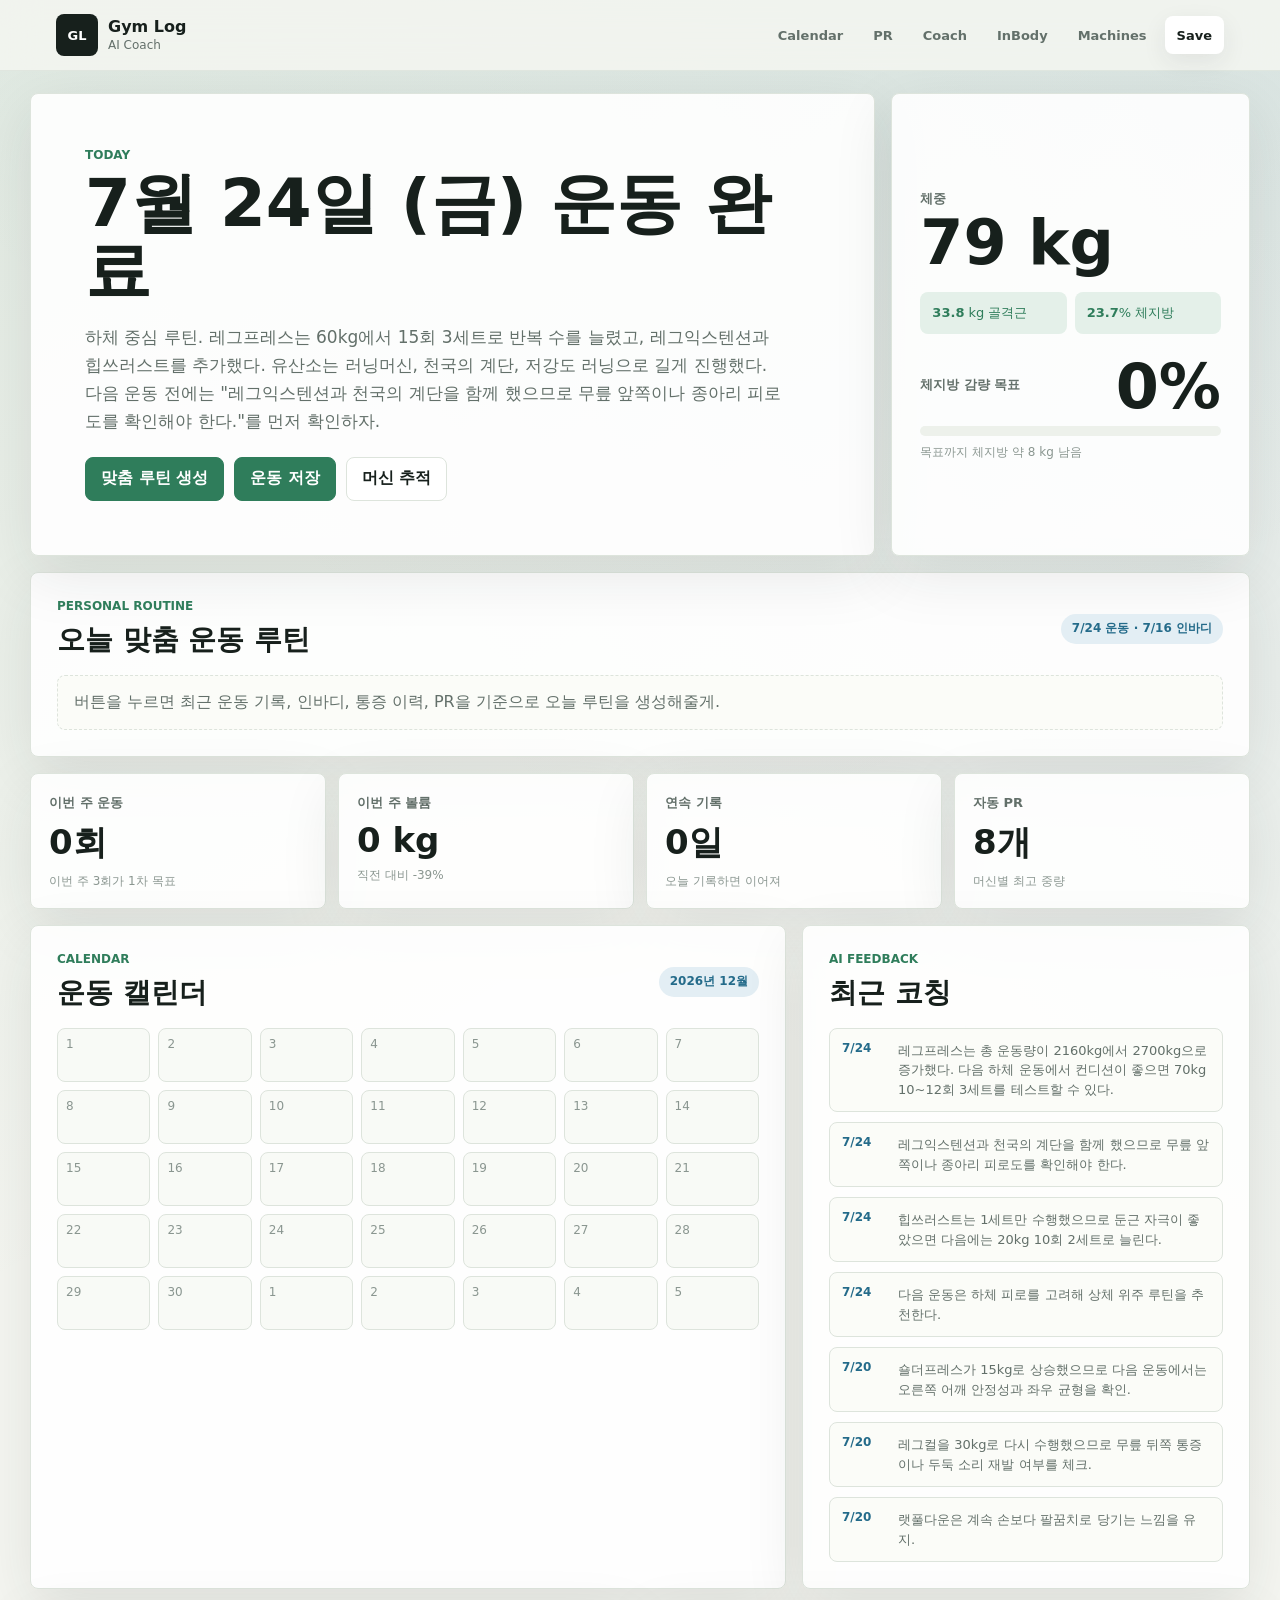
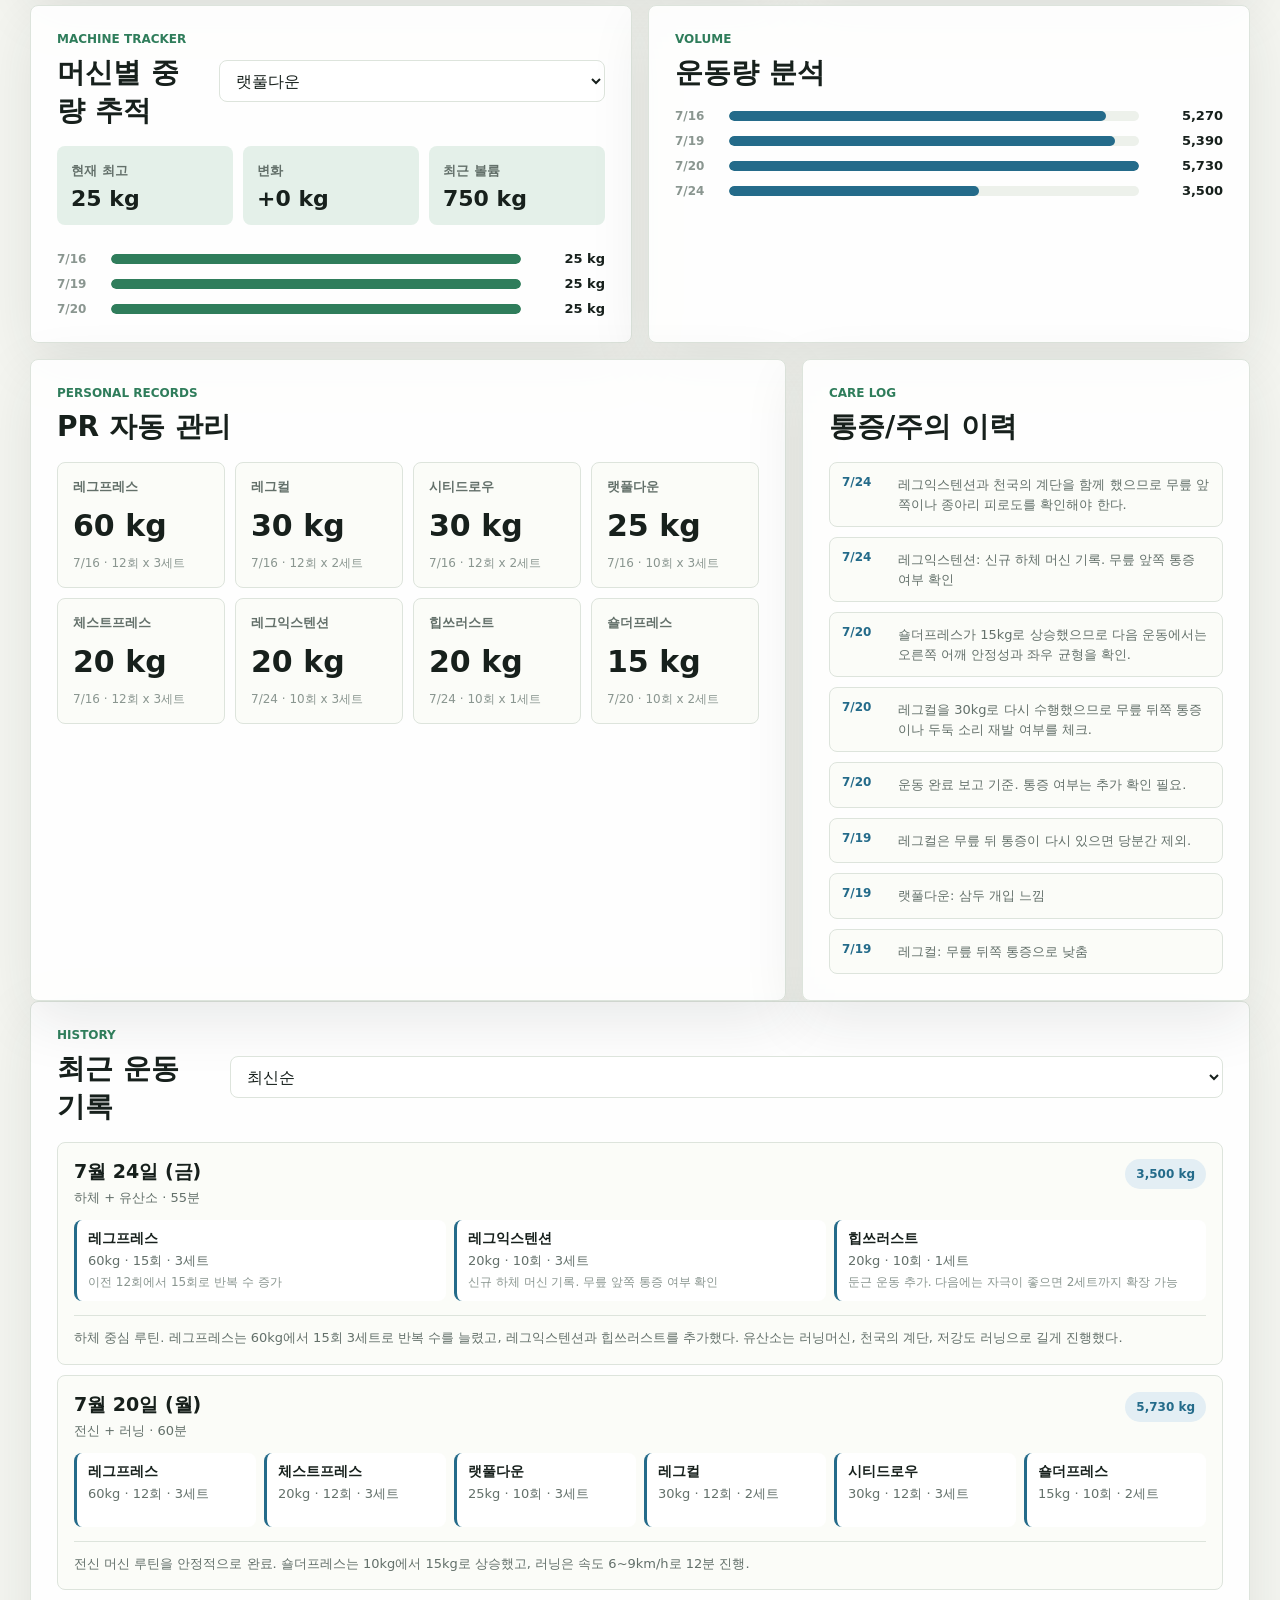
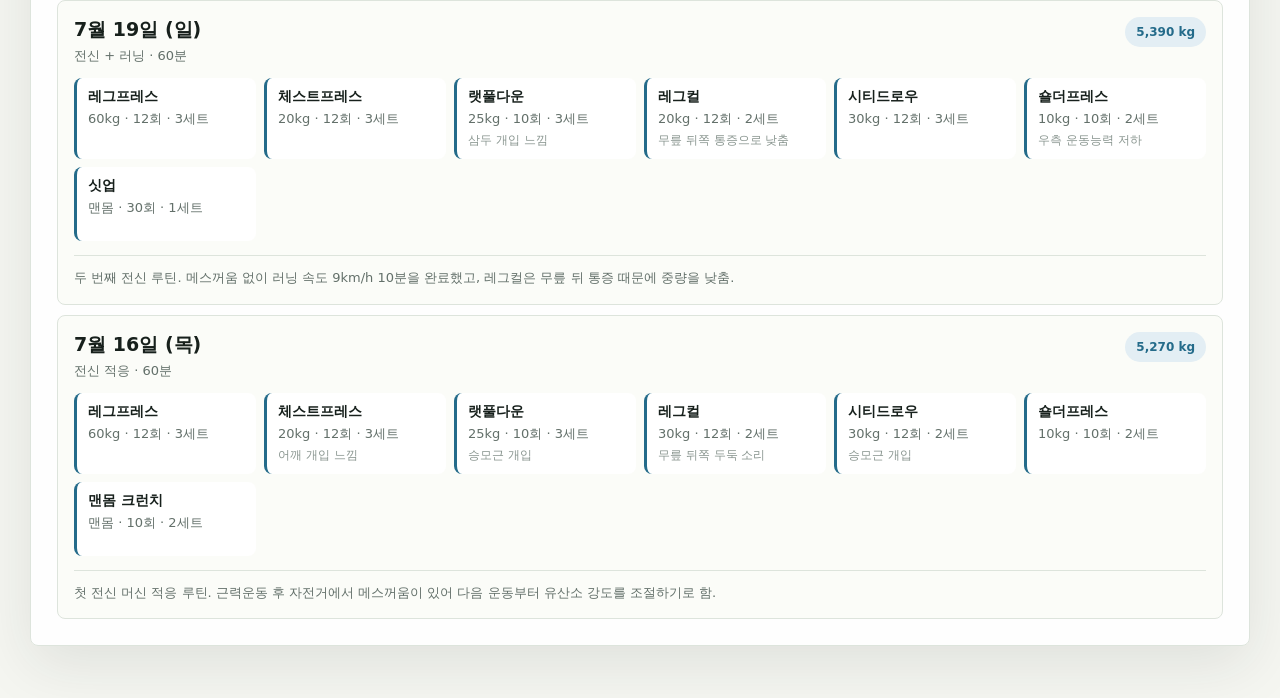
<file: index.html>
<!doctype html>
<html lang="ko">
  <head>
    <meta charset="utf-8">
    <meta name="viewport" content="width=device-width, initial-scale=1">
    <title>Gym Log</title>
    <meta name="description" content="Personal workout dashboard and AI coaching history.">
    <link rel="stylesheet" href="./styles.css">
  </head>
  <body>
    <header class="topbar">
      <a class="brand" href="./index.html" aria-label="Gym Log home">
        <span class="brand-mark">GL</span>
        <span>
          <strong>Gym Log</strong>
          <small>AI Coach</small>
        </span>
      </a>
      <nav class="nav-actions" aria-label="주요 메뉴">
        <a href="#calendar">Calendar</a>
        <a href="#records">PR</a>
        <a href="#coach">Coach</a>
        <a href="./body.html">InBody</a>
        <a href="./machines.html">Machines</a>
        <a class="save-link" href="./save.html">Save</a>
      </nav>
    </header>

    <main>
      <section class="hero">
        <div class="hero-copy">
          <p class="eyebrow">Today</p>
          <h1 id="heroTitle">운동 기록을 정리하는 중</h1>
          <p id="heroText">최근 운동, 통증 이력, PR, 목표 달성률을 한 화면에서 볼 수 있게 준비하고 있어.</p>
          <div class="hero-actions">
            <button class="primary-button" id="generateRoutine" type="button">맞춤 루틴 생성</button>
            <a class="primary-button" href="./save.html">운동 저장</a>
            <a class="secondary-button" href="#tracker">머신 추적</a>
          </div>
        </div>

        <aside class="readiness-panel" aria-label="현재 상태">
          <div>
            <span class="label">체중</span>
            <strong id="currentWeight">79.0 kg</strong>
          </div>
          <div class="readiness-grid">
            <span><b id="muscleMass">33.8</b> kg 골격근</span>
            <span><b id="bodyFat">23.7</b>% 체지방</span>
          </div>
          <div class="progress-wrap">
            <div class="progress-label">
              <span>체지방 감량 목표</span>
              <strong id="goalPercent">0%</strong>
            </div>
            <div class="progress-track"><span id="goalBar"></span></div>
            <small id="goalText">인바디가 추가되면 진행률이 자동 계산돼.</small>
          </div>
        </aside>
      </section>

      <section class="panel routine-panel" id="routine">
        <div class="panel-heading">
          <div>
            <p class="eyebrow">Personal Routine</p>
            <h2>오늘 맞춤 운동 루틴</h2>
          </div>
          <span class="chip" id="routineBasis">기록 기반</span>
        </div>
        <div id="routineOutput" class="routine-output">
          <p class="empty">버튼을 누르면 최근 운동 기록, 인바디, 통증 이력, PR을 기준으로 오늘 루틴을 생성해줄게.</p>
        </div>
      </section>

      <section class="metrics" aria-label="운동 요약">
        <article>
          <span>이번 주 운동</span>
          <strong id="weekCount">0회</strong>
          <small id="weekHint">주간 루틴을 기다리는 중</small>
        </article>
        <article>
          <span>이번 주 볼륨</span>
          <strong id="weekVolume">0 kg</strong>
          <small id="volumeHint">중량 운동 기준</small>
        </article>
        <article>
          <span>연속 기록</span>
          <strong id="streak">0일</strong>
          <small>오늘 기록하면 이어져</small>
        </article>
        <article>
          <span>자동 PR</span>
          <strong id="recordCount">0개</strong>
          <small>머신별 최고 중량</small>
        </article>
      </section>

      <section class="dashboard-grid">
        <section class="panel calendar-panel" id="calendar">
          <div class="panel-heading">
            <div>
              <p class="eyebrow">Calendar</p>
              <h2>운동 캘린더</h2>
            </div>
            <span class="chip" id="monthLabel">이번 달</span>
          </div>
          <div id="calendarGrid" class="calendar-grid" aria-label="최근 운동 캘린더"></div>
        </section>

        <section class="panel" id="coach">
          <div class="panel-heading">
            <div>
              <p class="eyebrow">AI Feedback</p>
              <h2>최근 코칭</h2>
            </div>
          </div>
          <div id="coachNotes" class="timeline"></div>
        </section>
      </section>

      <section class="analysis-grid">
        <section class="panel" id="tracker">
          <div class="panel-heading">
            <div>
              <p class="eyebrow">Machine Tracker</p>
              <h2>머신별 중량 추적</h2>
            </div>
            <select id="exerciseSelect" aria-label="운동 선택"></select>
          </div>
          <div id="exerciseTrend" class="trend"></div>
        </section>

        <section class="panel">
          <div class="panel-heading">
            <div>
              <p class="eyebrow">Volume</p>
              <h2>운동량 분석</h2>
            </div>
          </div>
          <div id="volumeChart" class="bar-chart"></div>
        </section>
      </section>

      <section class="dashboard-grid lower-grid">
        <section class="panel" id="records">
          <div class="panel-heading">
            <div>
              <p class="eyebrow">Personal Records</p>
              <h2>PR 자동 관리</h2>
            </div>
          </div>
          <div id="recordsList" class="record-grid"></div>
        </section>

        <section class="panel">
          <div class="panel-heading">
            <div>
              <p class="eyebrow">Care Log</p>
              <h2>통증/주의 이력</h2>
            </div>
          </div>
          <div id="painHistory" class="care-list"></div>
        </section>
      </section>

      <section class="panel">
        <div class="panel-heading">
          <div>
            <p class="eyebrow">History</p>
            <h2>최근 운동 기록</h2>
          </div>
          <select id="sortSelect" aria-label="운동 기록 정렬">
            <option value="desc">최신순</option>
            <option value="asc">오래된순</option>
          </select>
        </div>
        <div id="workoutList" class="workout-list"></div>
      </section>
    </main>

    <script src="./app.js?v=20260723-load-state"></script>
  </body>
</html>
</file>
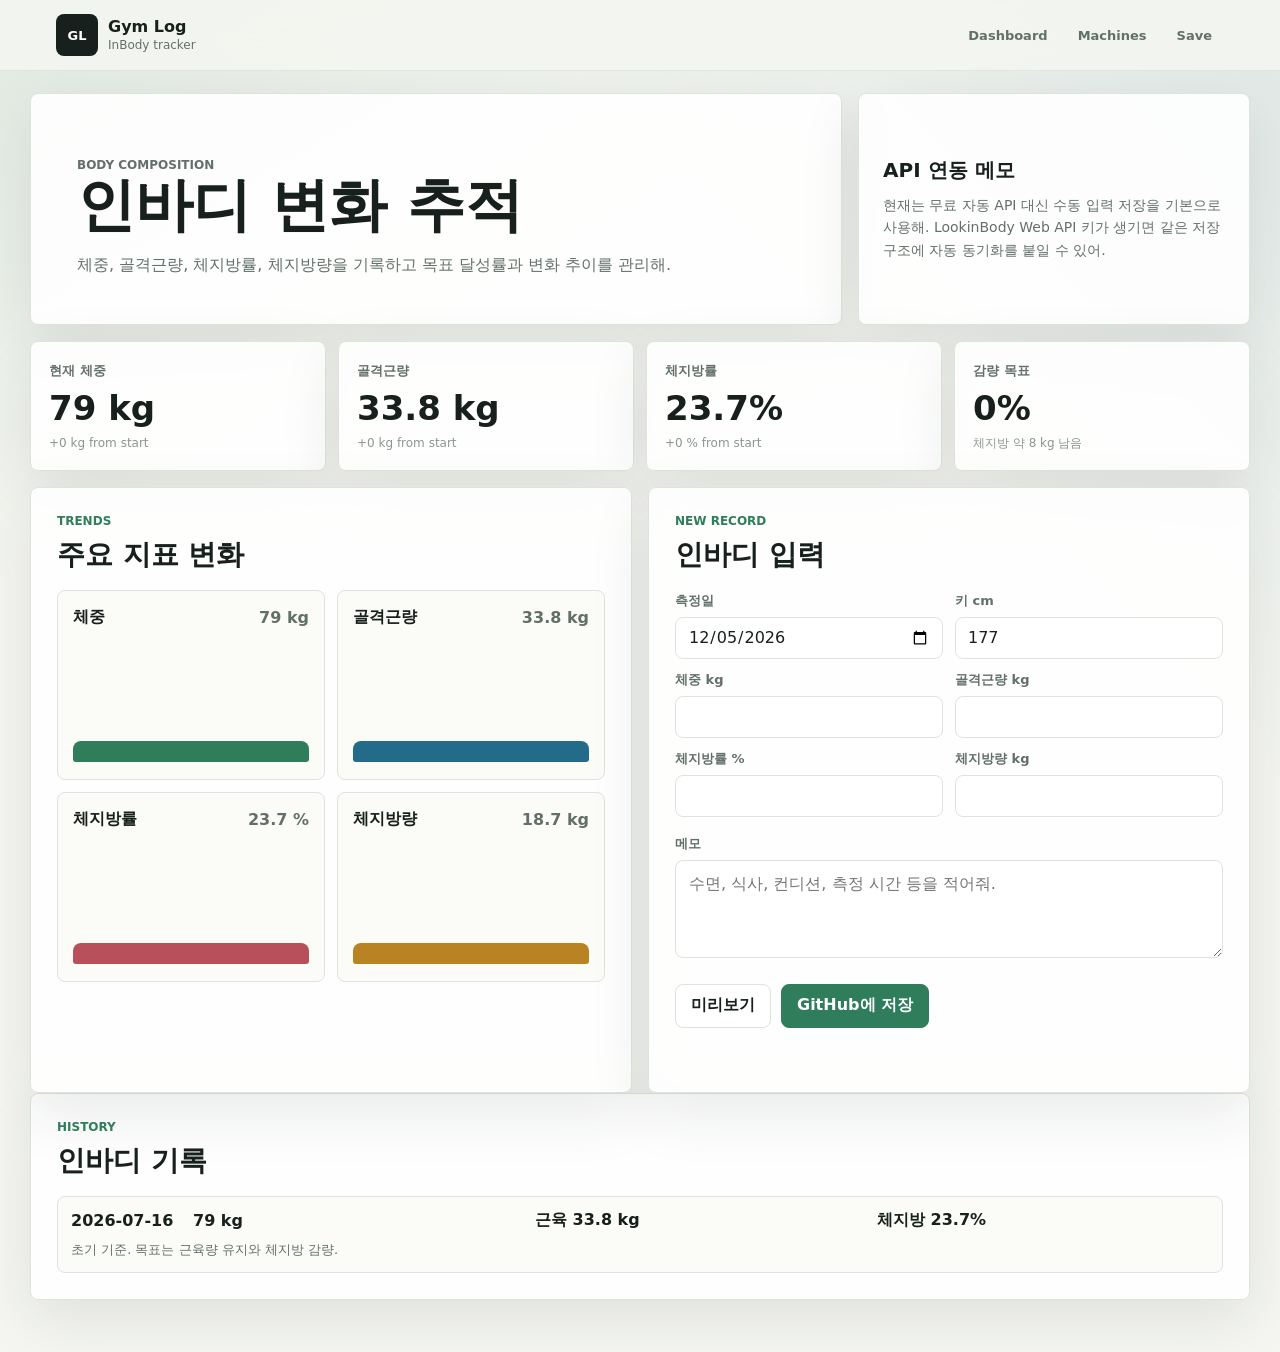
<file: body.html>
<!doctype html>
<html lang="ko">
  <head>
    <meta charset="utf-8">
    <meta name="viewport" content="width=device-width, initial-scale=1">
    <title>InBody Tracker · Gym Log</title>
    <meta name="description" content="Track InBody measurements and body composition changes.">
    <link rel="stylesheet" href="./styles.css">
  </head>
  <body>
    <header class="topbar">
      <a class="brand" href="./index.html" aria-label="Gym Log home">
        <span class="brand-mark">GL</span>
        <span>
          <strong>Gym Log</strong>
          <small>InBody tracker</small>
        </span>
      </a>
      <nav class="nav-actions" aria-label="주요 메뉴">
        <a href="./index.html">Dashboard</a>
        <a href="./machines.html">Machines</a>
        <a href="./save.html">Save</a>
      </nav>
    </header>

    <main>
      <section class="page-hero">
        <div>
          <p class="eyebrow">Body Composition</p>
          <h1>인바디 변화 추적</h1>
          <p>체중, 골격근량, 체지방률, 체지방량을 기록하고 목표 달성률과 변화 추이를 관리해.</p>
        </div>
        <aside class="api-note">
          <strong>API 연동 메모</strong>
          <p>현재는 무료 자동 API 대신 수동 입력 저장을 기본으로 사용해. LookinBody Web API 키가 생기면 같은 저장 구조에 자동 동기화를 붙일 수 있어.</p>
        </aside>
      </section>

      <section class="metrics body-metrics" aria-label="인바디 요약">
        <article>
          <span>현재 체중</span>
          <strong id="latestWeight">-</strong>
          <small id="weightDelta">기록 대기</small>
        </article>
        <article>
          <span>골격근량</span>
          <strong id="latestMuscle">-</strong>
          <small id="muscleDelta">기록 대기</small>
        </article>
        <article>
          <span>체지방률</span>
          <strong id="latestFatPercent">-</strong>
          <small id="fatDelta">기록 대기</small>
        </article>
        <article>
          <span>감량 목표</span>
          <strong id="bodyGoalPercent">0%</strong>
          <small id="bodyGoalText">목표 계산 중</small>
        </article>
      </section>

      <section class="analysis-grid">
        <section class="panel">
          <div class="panel-heading">
            <div>
              <p class="eyebrow">Trends</p>
              <h2>주요 지표 변화</h2>
            </div>
          </div>
          <div id="bodyCharts" class="body-charts"></div>
        </section>

        <section class="panel">
          <div class="panel-heading">
            <div>
              <p class="eyebrow">New Record</p>
              <h2>인바디 입력</h2>
            </div>
          </div>
          <form id="bodyForm" class="body-form">
            <div class="form-grid">
              <div class="field">
                <label for="date">측정일</label>
                <input id="date" name="date" type="date" required>
              </div>
              <div class="field">
                <label for="heightCm">키 cm</label>
                <input id="heightCm" name="heightCm" type="number" step="0.1" value="177">
              </div>
              <div class="field">
                <label for="weightKg">체중 kg</label>
                <input id="weightKg" name="weightKg" type="number" step="0.1" required>
              </div>
              <div class="field">
                <label for="skeletalMuscleKg">골격근량 kg</label>
                <input id="skeletalMuscleKg" name="skeletalMuscleKg" type="number" step="0.1" required>
              </div>
              <div class="field">
                <label for="bodyFatPercent">체지방률 %</label>
                <input id="bodyFatPercent" name="bodyFatPercent" type="number" step="0.1" required>
              </div>
              <div class="field">
                <label for="bodyFatMassKg">체지방량 kg</label>
                <input id="bodyFatMassKg" name="bodyFatMassKg" type="number" step="0.1">
              </div>
            </div>
            <div class="field">
              <label for="notes">메모</label>
              <textarea id="notes" name="notes" placeholder="수면, 식사, 컨디션, 측정 시간 등을 적어줘."></textarea>
            </div>
            <div class="actions">
              <button class="secondary-button" id="fillFromForm" type="button">미리보기</button>
              <button class="primary-button" type="submit">GitHub에 저장</button>
            </div>
            <p class="status" id="bodySaveStatus"></p>
          </form>
        </section>
      </section>

      <section class="panel">
        <div class="panel-heading">
          <div>
            <p class="eyebrow">History</p>
            <h2>인바디 기록</h2>
          </div>
        </div>
        <div id="bodyHistory" class="body-history"></div>
      </section>
    </main>

    <script src="./body.js"></script>
  </body>
</html>
</file>
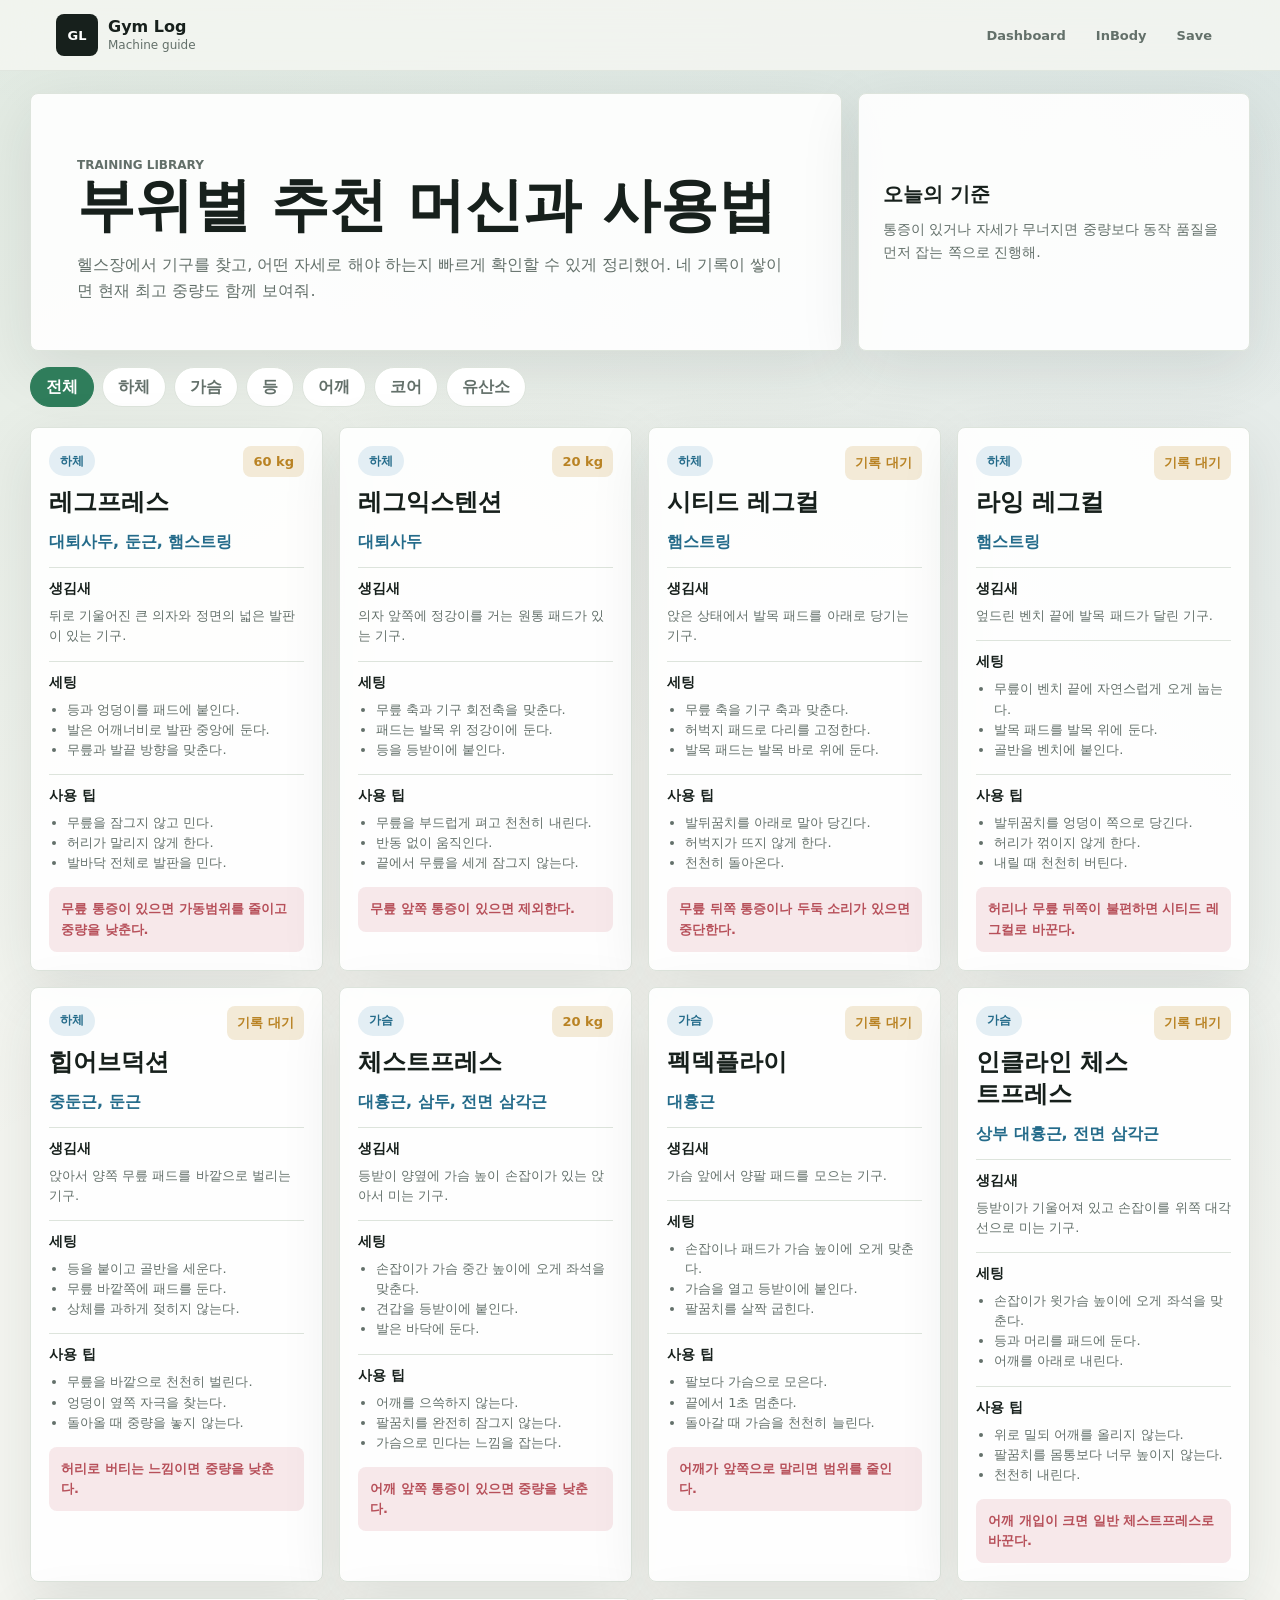
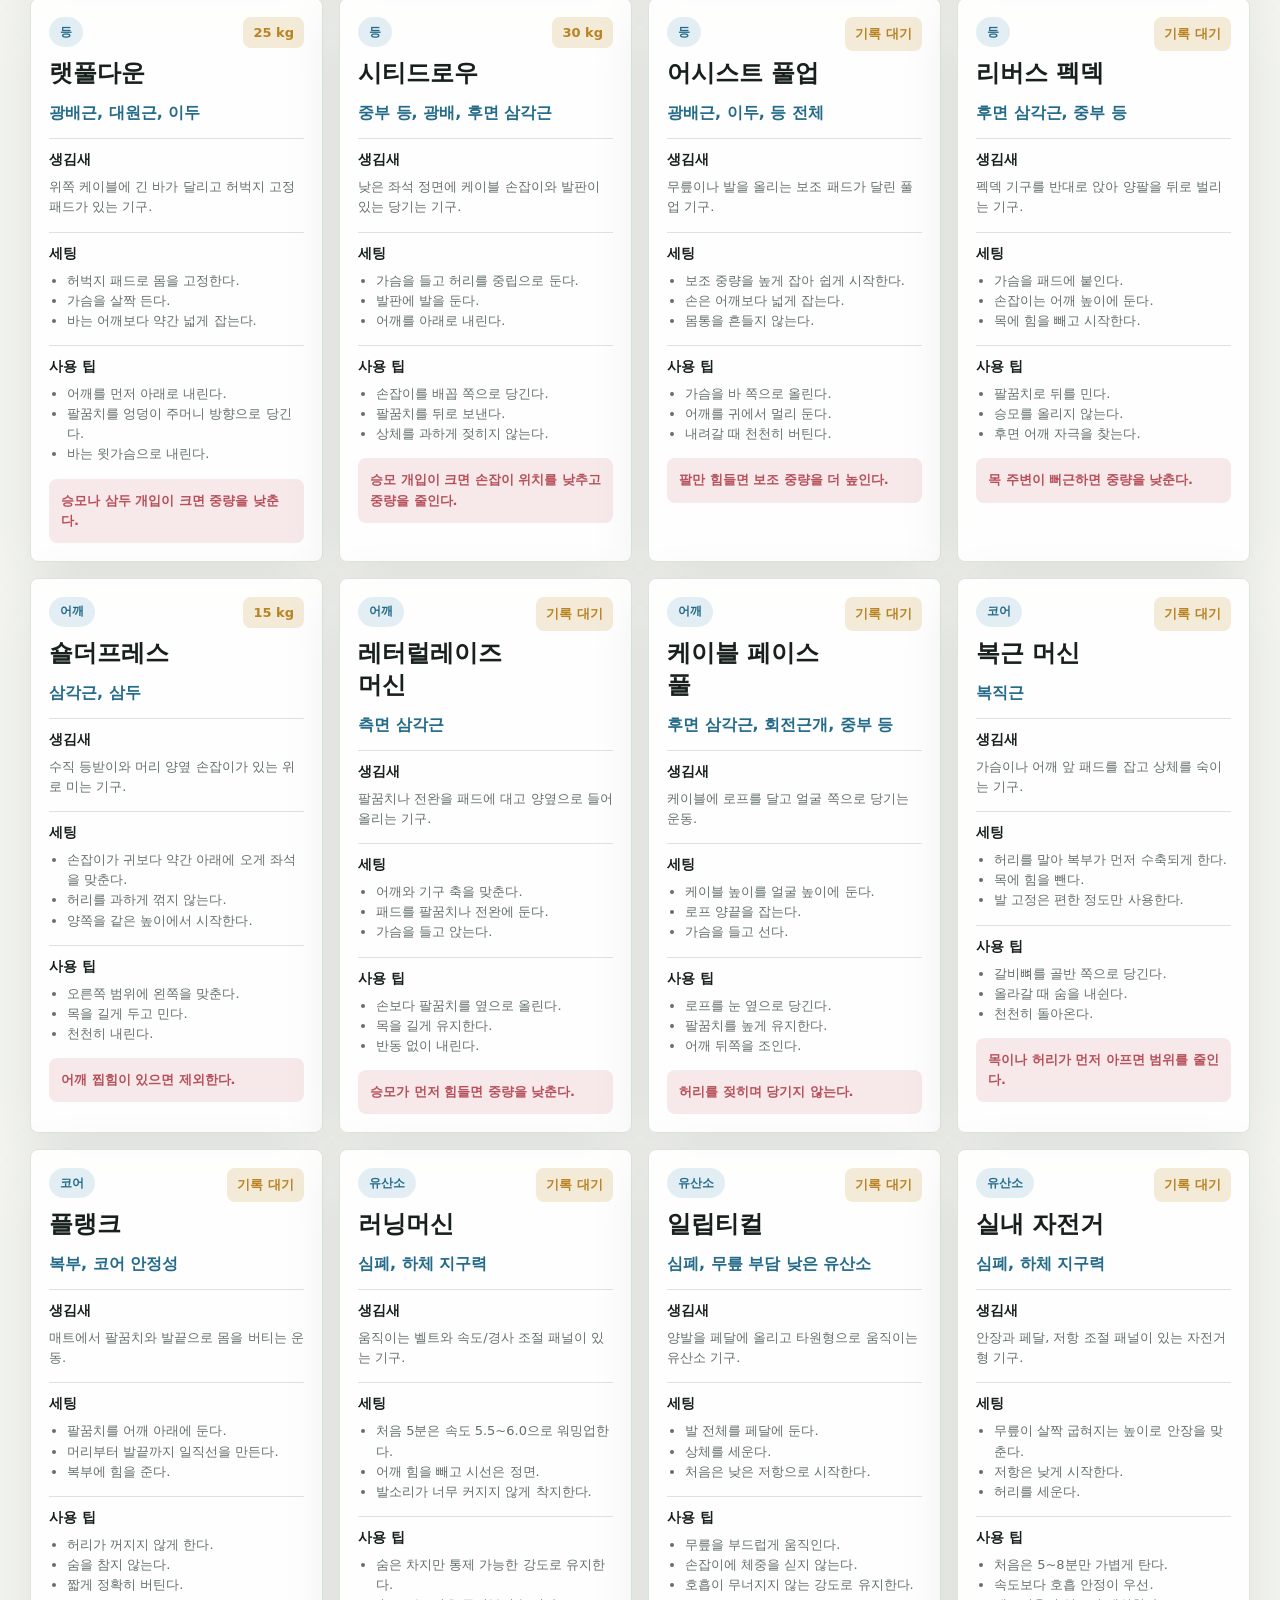
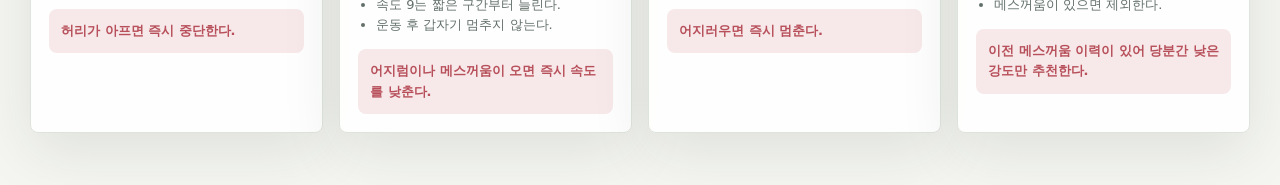
<file: machines.html>
<!doctype html>
<html lang="ko">
  <head>
    <meta charset="utf-8">
    <meta name="viewport" content="width=device-width, initial-scale=1">
    <title>Machine Guide · Gym Log</title>
    <meta name="description" content="Exercise machine guide by body part.">
    <link rel="stylesheet" href="./styles.css">
  </head>
  <body>
    <header class="topbar">
      <a class="brand" href="./index.html" aria-label="Gym Log home">
        <span class="brand-mark">GL</span>
        <span>
          <strong>Gym Log</strong>
          <small>Machine guide</small>
        </span>
      </a>
      <nav class="nav-actions" aria-label="주요 메뉴">
        <a href="./index.html">Dashboard</a>
        <a href="./body.html">InBody</a>
        <a href="./save.html">Save</a>
      </nav>
    </header>

    <main>
      <section class="page-hero">
        <div>
          <p class="eyebrow">Training Library</p>
          <h1>부위별 추천 머신과 사용법</h1>
          <p>헬스장에서 기구를 찾고, 어떤 자세로 해야 하는지 빠르게 확인할 수 있게 정리했어. 네 기록이 쌓이면 현재 최고 중량도 함께 보여줘.</p>
        </div>
        <aside class="api-note">
          <strong>오늘의 기준</strong>
          <p>통증이 있거나 자세가 무너지면 중량보다 동작 품질을 먼저 잡는 쪽으로 진행해.</p>
        </aside>
      </section>

      <section class="filter-tabs" aria-label="부위 선택">
        <button type="button" class="active" data-filter="all">전체</button>
        <button type="button" data-filter="legs">하체</button>
        <button type="button" data-filter="chest">가슴</button>
        <button type="button" data-filter="back">등</button>
        <button type="button" data-filter="shoulders">어깨</button>
        <button type="button" data-filter="core">코어</button>
        <button type="button" data-filter="cardio">유산소</button>
      </section>

      <section id="machineGrid" class="machine-grid" aria-label="머신 목록"></section>
    </main>

    <script src="./machines.js?v=20260721-machine-db"></script>
  </body>
</html>
</file>
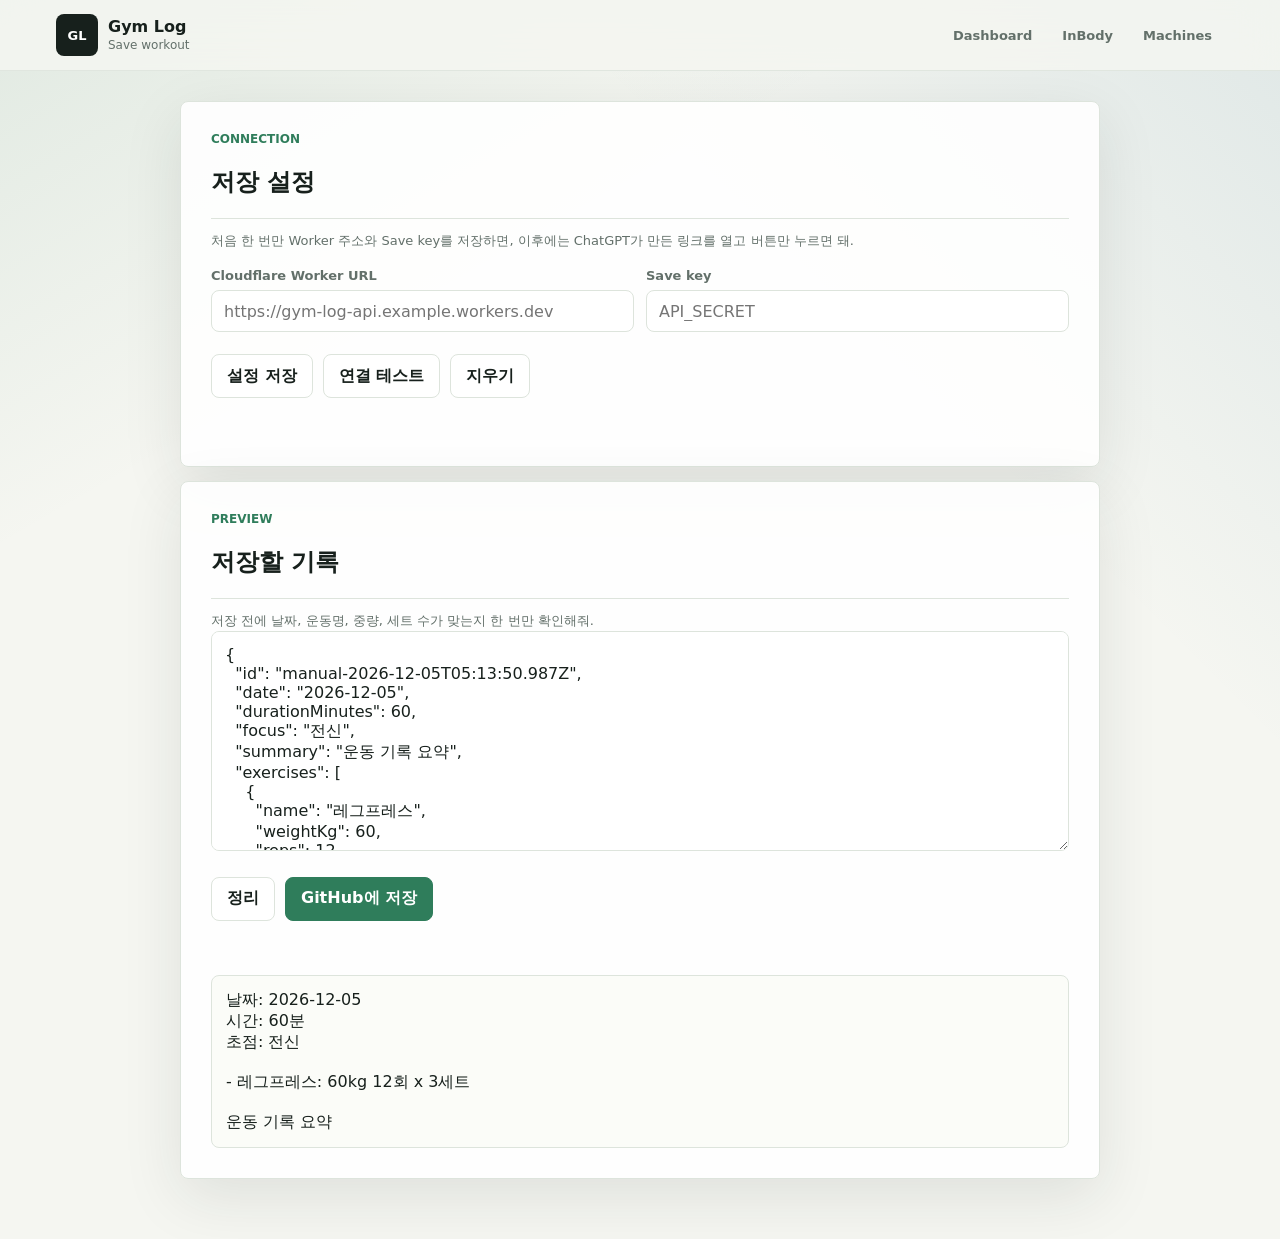
<file: save.html>
<!doctype html>
<html lang="ko">
  <head>
    <meta charset="utf-8">
    <meta name="viewport" content="width=device-width, initial-scale=1">
    <title>Save Workout · Gym Log</title>
    <meta name="description" content="Review and save a workout record to Gym Log.">
    <link rel="stylesheet" href="./styles.css">
  </head>
  <body>
    <header class="topbar">
      <a class="brand" href="./index.html" aria-label="Gym Log home">
        <span class="brand-mark">GL</span>
        <span>
          <strong>Gym Log</strong>
          <small>Save workout</small>
        </span>
      </a>
      <nav class="nav-actions" aria-label="주요 메뉴">
        <a href="./index.html">Dashboard</a>
        <a href="./body.html">InBody</a>
        <a href="./machines.html">Machines</a>
      </nav>
    </header>

    <main class="save-shell">
      <section class="save-card">
        <p class="eyebrow">Connection</p>
        <h1>저장 설정</h1>
        <p class="summary">처음 한 번만 Worker 주소와 Save key를 저장하면, 이후에는 ChatGPT가 만든 링크를 열고 버튼만 누르면 돼.</p>
        <div class="form-grid">
          <div class="field">
            <label for="workerUrl">Cloudflare Worker URL</label>
            <input id="workerUrl" placeholder="https://gym-log-api.example.workers.dev">
          </div>
          <div class="field">
            <label for="apiSecret">Save key</label>
            <input id="apiSecret" type="password" placeholder="API_SECRET">
          </div>
        </div>
        <div class="actions">
          <button class="secondary-button" id="saveSettings" type="button">설정 저장</button>
          <button class="secondary-button" id="testConnection" type="button">연결 테스트</button>
          <button class="secondary-button" id="clearSettings" type="button">지우기</button>
        </div>
        <p class="status" id="settingsStatus"></p>
      </section>

      <section class="save-card">
        <p class="eyebrow">Preview</p>
        <h2>저장할 기록</h2>
        <p class="summary">저장 전에 날짜, 운동명, 중량, 세트 수가 맞는지 한 번만 확인해줘.</p>
        <textarea id="payloadInput" spellcheck="false"></textarea>
        <div class="actions">
          <button class="secondary-button" id="formatPayload" type="button">정리</button>
          <button class="primary-button" id="saveWorkout" type="button">GitHub에 저장</button>
        </div>
        <p class="status" id="saveStatus"></p>
        <div class="preview" id="preview"></div>
      </section>
    </main>

    <script src="./save.js"></script>
  </body>
</html>
</file>
<file: styles.css>
:root {
  color-scheme: light;
  --ink: #17201c;
  --muted: #63706a;
  --quiet: #8a9690;
  --paper: #f5f6f1;
  --panel: #ffffff;
  --line: #dde4dc;
  --green: #2f7d5b;
  --green-soft: #e4f0e9;
  --blue: #246b8a;
  --blue-soft: #e3eef4;
  --gold: #b98324;
  --gold-soft: #f3ead7;
  --rose: #b7505a;
  --rose-soft: #f7e8ea;
  --shadow: 0 18px 60px rgba(32, 43, 37, 0.10);
}

* {
  box-sizing: border-box;
}

html {
  scroll-behavior: smooth;
}

body {
  margin: 0;
  min-height: 100vh;
  background:
    linear-gradient(150deg, rgba(47, 125, 91, 0.10), transparent 28%),
    linear-gradient(225deg, rgba(36, 107, 138, 0.10), transparent 30%),
    var(--paper);
  color: var(--ink);
  font-family: Inter, Pretendard, "Segoe UI", system-ui, -apple-system, sans-serif;
}

a {
  color: inherit;
}

button,
input,
textarea,
select {
  font: inherit;
}

.topbar {
  position: sticky;
  top: 0;
  z-index: 10;
  display: flex;
  align-items: center;
  justify-content: space-between;
  gap: 18px;
  padding: 14px clamp(16px, 5vw, 56px);
  border-bottom: 1px solid rgba(221, 228, 220, 0.86);
  background: rgba(245, 246, 241, 0.84);
  backdrop-filter: blur(18px);
}

.brand {
  display: inline-flex;
  align-items: center;
  gap: 10px;
  text-decoration: none;
}

.brand-mark {
  display: grid;
  place-items: center;
  width: 42px;
  height: 42px;
  border-radius: 8px;
  background: var(--ink);
  color: #ffffff;
  font-size: 13px;
  font-weight: 900;
}

.brand strong,
.brand small {
  display: block;
}

.brand strong {
  line-height: 1.1;
}

.brand small {
  margin-top: 2px;
  color: var(--muted);
  font-size: 12px;
}

.nav-actions {
  display: flex;
  align-items: center;
  gap: 6px;
}

.nav-actions a {
  min-height: 38px;
  display: inline-flex;
  align-items: center;
  padding: 0 12px;
  border-radius: 8px;
  color: var(--muted);
  font-size: 13px;
  font-weight: 800;
  text-decoration: none;
}

.nav-actions a:hover,
.nav-actions .save-link {
  background: #ffffff;
  color: var(--ink);
  box-shadow: 0 8px 25px rgba(32, 43, 37, 0.08);
}

main {
  width: min(1220px, calc(100% - 32px));
  margin: 22px auto 52px;
}

.hero {
  display: grid;
  grid-template-columns: minmax(0, 1.65fr) minmax(310px, 0.7fr);
  gap: 16px;
  align-items: stretch;
}

.hero-copy,
.readiness-panel,
.metrics article,
.panel,
.save-card {
  border: 1px solid var(--line);
  border-radius: 8px;
  background: rgba(255, 255, 255, 0.90);
  box-shadow: var(--shadow);
}

.hero-copy {
  min-height: 310px;
  display: flex;
  flex-direction: column;
  justify-content: center;
  padding: clamp(26px, 5vw, 54px);
}

.eyebrow {
  margin: 0 0 8px;
  color: var(--green);
  font-size: 12px;
  font-weight: 900;
  letter-spacing: 0;
  text-transform: uppercase;
}

h1,
h2,
h3,
p {
  letter-spacing: 0;
}

.hero h1 {
  max-width: 760px;
  margin: 0;
  font-size: clamp(34px, 6vw, 66px);
  line-height: 1.02;
}

.hero-copy > p:last-of-type {
  max-width: 700px;
  margin: 18px 0 0;
  color: var(--muted);
  font-size: 17px;
  line-height: 1.65;
}

.hero-actions,
.actions {
  display: flex;
  flex-wrap: wrap;
  gap: 10px;
  margin-top: 22px;
}

.primary-button,
.secondary-button,
.ghost-button {
  min-height: 44px;
  display: inline-flex;
  align-items: center;
  justify-content: center;
  border: 1px solid var(--line);
  border-radius: 8px;
  padding: 0 15px;
  font-weight: 850;
  text-decoration: none;
  cursor: pointer;
}

.primary-button {
  border-color: var(--green);
  background: var(--green);
  color: #ffffff;
}

.primary-button:disabled,
.secondary-button:disabled,
.ghost-button:disabled {
  cursor: wait;
  opacity: 0.58;
}

.secondary-button,
.ghost-button {
  background: #ffffff;
  color: var(--ink);
}

.readiness-panel {
  display: grid;
  align-content: center;
  gap: 18px;
  padding: 28px;
}

.label,
.metrics span,
.tracker-summary span,
.progress-label span {
  color: var(--muted);
  font-size: 13px;
  font-weight: 800;
}

.readiness-panel strong {
  display: block;
  margin-top: 4px;
  font-size: clamp(42px, 6vw, 62px);
  line-height: 1;
}

.readiness-grid {
  display: grid;
  grid-template-columns: 1fr 1fr;
  gap: 8px;
}

.readiness-grid span {
  padding: 12px;
  border-radius: 8px;
  background: var(--green-soft);
  color: var(--green);
  font-size: 13px;
}

.progress-wrap {
  display: grid;
  gap: 8px;
}

.progress-label {
  display: flex;
  align-items: center;
  justify-content: space-between;
  gap: 10px;
}

.progress-track,
.trend-track,
.bar-track {
  display: block;
  height: 10px;
  overflow: hidden;
  border-radius: 999px;
  background: #edf1eb;
}

.progress-track span,
.trend-track b,
.bar-track b {
  display: block;
  height: 100%;
  border-radius: inherit;
  background: var(--green);
}

.progress-wrap small,
.metrics small,
.record-card small,
.exercise small {
  color: var(--quiet);
  font-size: 12px;
}

.metrics {
  display: grid;
  grid-template-columns: repeat(4, 1fr);
  gap: 12px;
  margin: 16px 0;
}

.metrics article {
  min-height: 116px;
  padding: 18px;
}

.metrics strong {
  display: block;
  margin: 8px 0 4px;
  font-size: clamp(24px, 3vw, 34px);
}

.dashboard-grid,
.analysis-grid {
  display: grid;
  gap: 16px;
  margin-top: 16px;
}

.dashboard-grid {
  grid-template-columns: minmax(0, 1.35fr) minmax(330px, 0.8fr);
}

.analysis-grid {
  grid-template-columns: minmax(0, 1fr) minmax(0, 1fr);
}

.panel {
  padding: clamp(18px, 3vw, 26px);
}

.panel-heading {
  display: flex;
  align-items: center;
  justify-content: space-between;
  gap: 14px;
  margin-bottom: 16px;
}

.panel-heading h2 {
  margin: 0;
  font-size: clamp(20px, 2.5vw, 28px);
}

.chip {
  display: inline-flex;
  min-height: 30px;
  align-items: center;
  border-radius: 999px;
  padding: 0 11px;
  background: var(--blue-soft);
  color: var(--blue);
  font-size: 12px;
  font-weight: 900;
  white-space: nowrap;
}

select,
input,
textarea {
  width: 100%;
  border: 1px solid var(--line);
  border-radius: 8px;
  background: #ffffff;
  color: var(--ink);
}

select,
input {
  min-height: 42px;
  padding: 0 12px;
}

textarea {
  min-height: 220px;
  padding: 13px;
  resize: vertical;
}

.calendar-grid {
  display: grid;
  grid-template-columns: repeat(7, 1fr);
  gap: 8px;
}

.day-cell {
  min-height: 54px;
  display: grid;
  align-content: space-between;
  padding: 8px;
  border: 1px solid var(--line);
  border-radius: 8px;
  background: #f8faf6;
}

.day-cell small {
  color: var(--quiet);
  font-size: 12px;
}

.day-cell b {
  justify-self: end;
  display: grid;
  place-items: center;
  width: 22px;
  height: 22px;
  border-radius: 999px;
  background: #ffffff;
  color: var(--green);
  font-size: 11px;
}

.day-cell.done {
  border-color: rgba(47, 125, 91, 0.35);
  background: var(--green);
}

.day-cell.done small {
  color: rgba(255, 255, 255, 0.86);
}

.timeline,
.care-list,
.workout-list,
.trend,
.bar-chart,
.record-grid {
  display: grid;
  gap: 10px;
}

.timeline-item,
.care-item {
  display: grid;
  grid-template-columns: 44px 1fr;
  gap: 12px;
  padding: 12px;
  border-radius: 8px;
  background: #fbfcf8;
  border: 1px solid var(--line);
}

.timeline-item time,
.care-item span {
  color: var(--blue);
  font-size: 12px;
  font-weight: 900;
}

.timeline-item p,
.care-item p,
.summary {
  margin: 0;
  color: var(--muted);
  font-size: 13px;
  line-height: 1.5;
}

.tracker-summary {
  display: grid;
  grid-template-columns: repeat(3, 1fr);
  gap: 10px;
  margin-bottom: 16px;
}

.tracker-summary div {
  padding: 14px;
  border-radius: 8px;
  background: var(--green-soft);
}

.tracker-summary strong {
  display: block;
  margin-top: 6px;
  font-size: 22px;
}

.trend-bars,
.bar-chart {
  display: grid;
  gap: 10px;
}

.trend-row,
.bar-row {
  display: grid;
  grid-template-columns: 44px 1fr 74px;
  gap: 10px;
  align-items: center;
}

.trend-row time,
.bar-row time {
  color: var(--quiet);
  font-size: 12px;
  font-weight: 800;
}

.trend-row strong,
.bar-row strong {
  text-align: right;
  font-size: 13px;
}

.bar-track b {
  background: var(--blue);
}

.record-grid {
  grid-template-columns: repeat(auto-fit, minmax(160px, 1fr));
}

.record-card {
  min-height: 126px;
  display: grid;
  align-content: space-between;
  gap: 10px;
  padding: 15px;
  border: 1px solid var(--line);
  border-radius: 8px;
  background: #fbfcf8;
}

.record-card span {
  color: var(--muted);
  font-size: 13px;
  font-weight: 800;
}

.record-card strong {
  font-size: 30px;
}

.workout-card {
  padding: 16px;
  border: 1px solid var(--line);
  border-radius: 8px;
  background: #fbfcf8;
}

.workout-card header {
  display: flex;
  align-items: flex-start;
  justify-content: space-between;
  gap: 12px;
  margin-bottom: 13px;
}

.workout-card h3 {
  margin: 0 0 4px;
  font-size: 19px;
}

.workout-card header p {
  margin: 0;
  color: var(--muted);
  font-size: 13px;
}

.exercise-grid {
  display: grid;
  grid-template-columns: repeat(auto-fit, minmax(176px, 1fr));
  gap: 8px;
}

.exercise {
  min-height: 74px;
  display: grid;
  align-content: start;
  gap: 4px;
  padding: 10px 11px;
  border-left: 3px solid var(--blue);
  border-radius: 8px;
  background: #ffffff;
}

.exercise strong {
  font-size: 14px;
}

.exercise span {
  color: var(--muted);
  font-size: 13px;
}

.summary {
  margin-top: 14px;
  padding-top: 12px;
  border-top: 1px solid var(--line);
}

.empty {
  margin: 0;
  padding: 16px;
  border: 1px dashed var(--line);
  border-radius: 8px;
  color: var(--muted);
  background: #fbfcf8;
}

.routine-panel {
  margin-top: 16px;
}

.routine-output {
  display: grid;
  gap: 16px;
}

.routine-summary {
  display: grid;
  grid-template-columns: repeat(3, 1fr);
  gap: 10px;
}

.routine-summary article,
.routine-card {
  border: 1px solid var(--line);
  border-radius: 8px;
  background: #fbfcf8;
}

.routine-summary article {
  min-height: 112px;
  display: grid;
  align-content: start;
  gap: 7px;
  padding: 14px;
}

.routine-summary span {
  color: var(--muted);
  font-size: 13px;
  font-weight: 850;
}

.routine-summary strong {
  font-size: 22px;
}

.routine-summary small,
.routine-card small {
  color: var(--quiet);
  font-size: 12px;
  line-height: 1.45;
}

.routine-block {
  display: grid;
  gap: 10px;
}

.routine-block h3 {
  margin: 0;
  font-size: 16px;
}

.routine-exercises {
  display: grid;
  grid-template-columns: repeat(auto-fit, minmax(210px, 1fr));
  gap: 10px;
}

.routine-card {
  min-height: 112px;
  display: grid;
  align-content: start;
  gap: 6px;
  padding: 14px;
  border-left: 4px solid var(--green);
}

.routine-card strong {
  font-size: 16px;
}

.routine-card span {
  color: var(--ink);
  font-size: 14px;
  font-weight: 850;
}

.routine-card.caution {
  border-left-color: var(--rose);
  background: #fffafa;
}

.routine-notes {
  display: grid;
  gap: 8px;
  padding: 14px;
  border-radius: 8px;
  background: var(--blue-soft);
}

.routine-notes p {
  margin: 0;
  color: var(--blue);
  font-size: 13px;
  line-height: 1.5;
}

.routine-actions {
  display: flex;
  flex-wrap: wrap;
  align-items: center;
  gap: 10px;
  padding: 14px;
  border: 1px solid var(--line);
  border-radius: 8px;
  background: #fbfcf8;
}

.routine-actions .status {
  flex-basis: 100%;
  margin: 0;
}

.page-hero {
  display: grid;
  grid-template-columns: minmax(0, 1.45fr) minmax(290px, 0.7fr);
  gap: 16px;
  align-items: stretch;
  margin-bottom: 16px;
}

.page-hero > div,
.api-note {
  border: 1px solid var(--line);
  border-radius: 8px;
  background: rgba(255, 255, 255, 0.90);
  box-shadow: var(--shadow);
}

.page-hero > div {
  padding: clamp(24px, 5vw, 46px);
}

.page-hero h1 {
  max-width: 760px;
  margin: 0;
  font-size: clamp(34px, 5vw, 58px);
  line-height: 1.03;
}

.page-hero p {
  max-width: 720px;
  margin: 16px 0 0;
  color: var(--muted);
  line-height: 1.65;
}

.api-note {
  display: grid;
  align-content: center;
  gap: 10px;
  padding: 24px;
}

.api-note strong {
  font-size: 20px;
}

.api-note p {
  margin: 0;
  color: var(--muted);
  font-size: 14px;
  line-height: 1.6;
}

.body-charts {
  display: grid;
  grid-template-columns: repeat(2, minmax(0, 1fr));
  gap: 12px;
}

.metric-chart {
  min-height: 190px;
  display: grid;
  gap: 14px;
  padding: 15px;
  border: 1px solid var(--line);
  border-radius: 8px;
  background: #fbfcf8;
}

.metric-chart header {
  display: flex;
  align-items: center;
  justify-content: space-between;
  gap: 12px;
}

.metric-chart header span {
  color: var(--muted);
  font-weight: 800;
}

.spark-bars {
  height: 120px;
  display: flex;
  align-items: end;
  gap: 8px;
  padding-top: 12px;
}

.spark-bars span {
  flex: 1;
  min-width: 12px;
  border-radius: 8px 8px 3px 3px;
  background: var(--green);
}

.spark-bars.blue span {
  background: var(--blue);
}

.spark-bars.rose span {
  background: var(--rose);
}

.spark-bars.gold span {
  background: var(--gold);
}

.body-form textarea {
  min-height: 98px;
}

.body-history {
  display: grid;
  gap: 10px;
}

.body-row {
  display: grid;
  grid-template-columns: 112px repeat(3, minmax(120px, 1fr));
  gap: 10px;
  align-items: center;
  padding: 13px;
  border: 1px solid var(--line);
  border-radius: 8px;
  background: #fbfcf8;
}

.body-row time,
.body-row span {
  font-weight: 850;
}

.body-row p {
  grid-column: 1 / -1;
  margin: 0;
  color: var(--muted);
  font-size: 13px;
}

.filter-tabs {
  display: flex;
  gap: 8px;
  overflow-x: auto;
  margin: 0 0 16px;
  padding-bottom: 4px;
}

.filter-tabs button {
  min-height: 40px;
  border: 1px solid var(--line);
  border-radius: 999px;
  padding: 0 15px;
  background: #ffffff;
  color: var(--muted);
  font-weight: 850;
  cursor: pointer;
  white-space: nowrap;
}

.filter-tabs button.active {
  border-color: var(--green);
  background: var(--green);
  color: #ffffff;
}

.machine-grid {
  display: grid;
  grid-template-columns: repeat(auto-fit, minmax(290px, 1fr));
  gap: 16px;
}

.machine-card {
  display: grid;
  gap: 14px;
  align-content: start;
  padding: 18px;
  border: 1px solid var(--line);
  border-radius: 8px;
  background: rgba(255, 255, 255, 0.92);
  box-shadow: var(--shadow);
}

.machine-card header {
  display: flex;
  justify-content: space-between;
  gap: 12px;
}

.machine-card h2 {
  margin: 10px 0 0;
  font-size: 24px;
}

.machine-card header > strong {
  align-self: start;
  padding: 8px 10px;
  border-radius: 8px;
  background: var(--gold-soft);
  color: var(--gold);
  font-size: 13px;
  white-space: nowrap;
}

.target {
  margin: 0;
  color: var(--blue);
  font-weight: 850;
}

.machine-section {
  padding-top: 12px;
  border-top: 1px solid var(--line);
}

.machine-section h3 {
  margin: 0 0 8px;
  font-size: 14px;
}

.machine-section p,
.machine-section li,
.machine-caution {
  color: var(--muted);
  font-size: 13px;
  line-height: 1.55;
}

.machine-section p,
.machine-caution {
  margin: 0;
}

.machine-section ul {
  margin: 0;
  padding-left: 18px;
}

.machine-caution {
  padding: 12px;
  border-radius: 8px;
  background: var(--rose-soft);
  color: var(--rose);
  font-weight: 750;
}

.save-shell {
  width: min(920px, calc(100% - 32px));
  margin: 30px auto 60px;
}

.save-card {
  padding: clamp(18px, 4vw, 30px);
  margin-top: 14px;
}

.form-grid {
  display: grid;
  grid-template-columns: 1fr 1fr;
  gap: 12px;
  margin: 18px 0;
}

.field label {
  display: block;
  margin-bottom: 7px;
  color: var(--muted);
  font-size: 13px;
  font-weight: 800;
}

.status {
  min-height: 24px;
  margin: 14px 0 0;
  color: var(--muted);
}

.preview {
  margin-top: 16px;
  padding: 14px;
  border: 1px solid var(--line);
  border-radius: 8px;
  background: #fbfcf8;
  white-space: pre-wrap;
}

@media (max-width: 940px) {
  .hero,
  .page-hero,
  .dashboard-grid,
  .analysis-grid,
  .form-grid {
    grid-template-columns: 1fr;
  }

  .metrics {
    grid-template-columns: repeat(2, 1fr);
  }
}

@media (max-width: 640px) {
  .topbar {
    align-items: flex-start;
    flex-direction: column;
  }

  .nav-actions {
    width: 100%;
    overflow-x: auto;
    padding-bottom: 2px;
  }

  main {
    width: min(100% - 24px, 1220px);
    margin-top: 14px;
  }

  .hero-copy {
    min-height: 0;
  }

  .metrics,
  .readiness-grid,
  .routine-summary,
  .tracker-summary {
    grid-template-columns: 1fr;
  }

  .panel-heading,
  .workout-card header {
    align-items: stretch;
    flex-direction: column;
  }

  .trend-row,
  .bar-row {
    grid-template-columns: 38px 1fr 64px;
  }

  .day-cell {
    min-height: 44px;
    padding: 6px;
  }

  .body-charts,
  .body-row {
    grid-template-columns: 1fr;
  }

  .machine-card header {
    flex-direction: column;
  }
}
</file>
